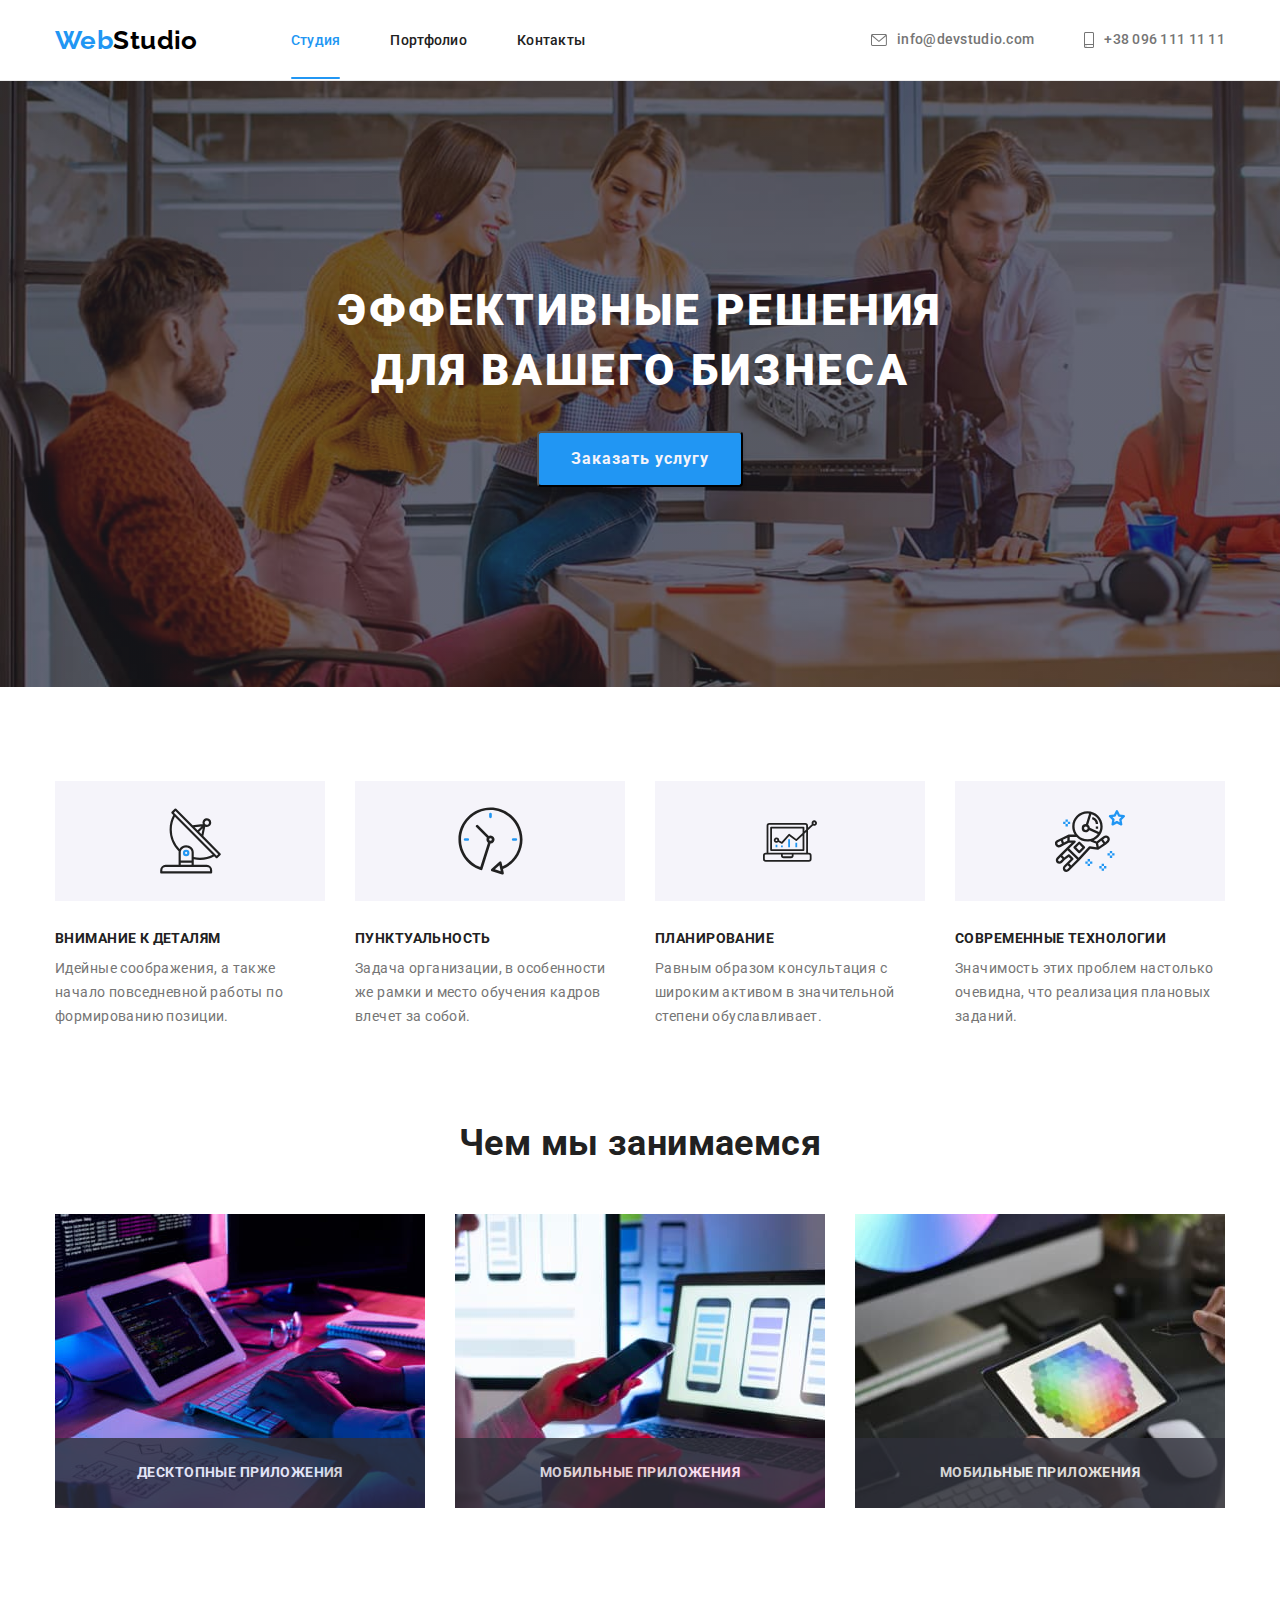
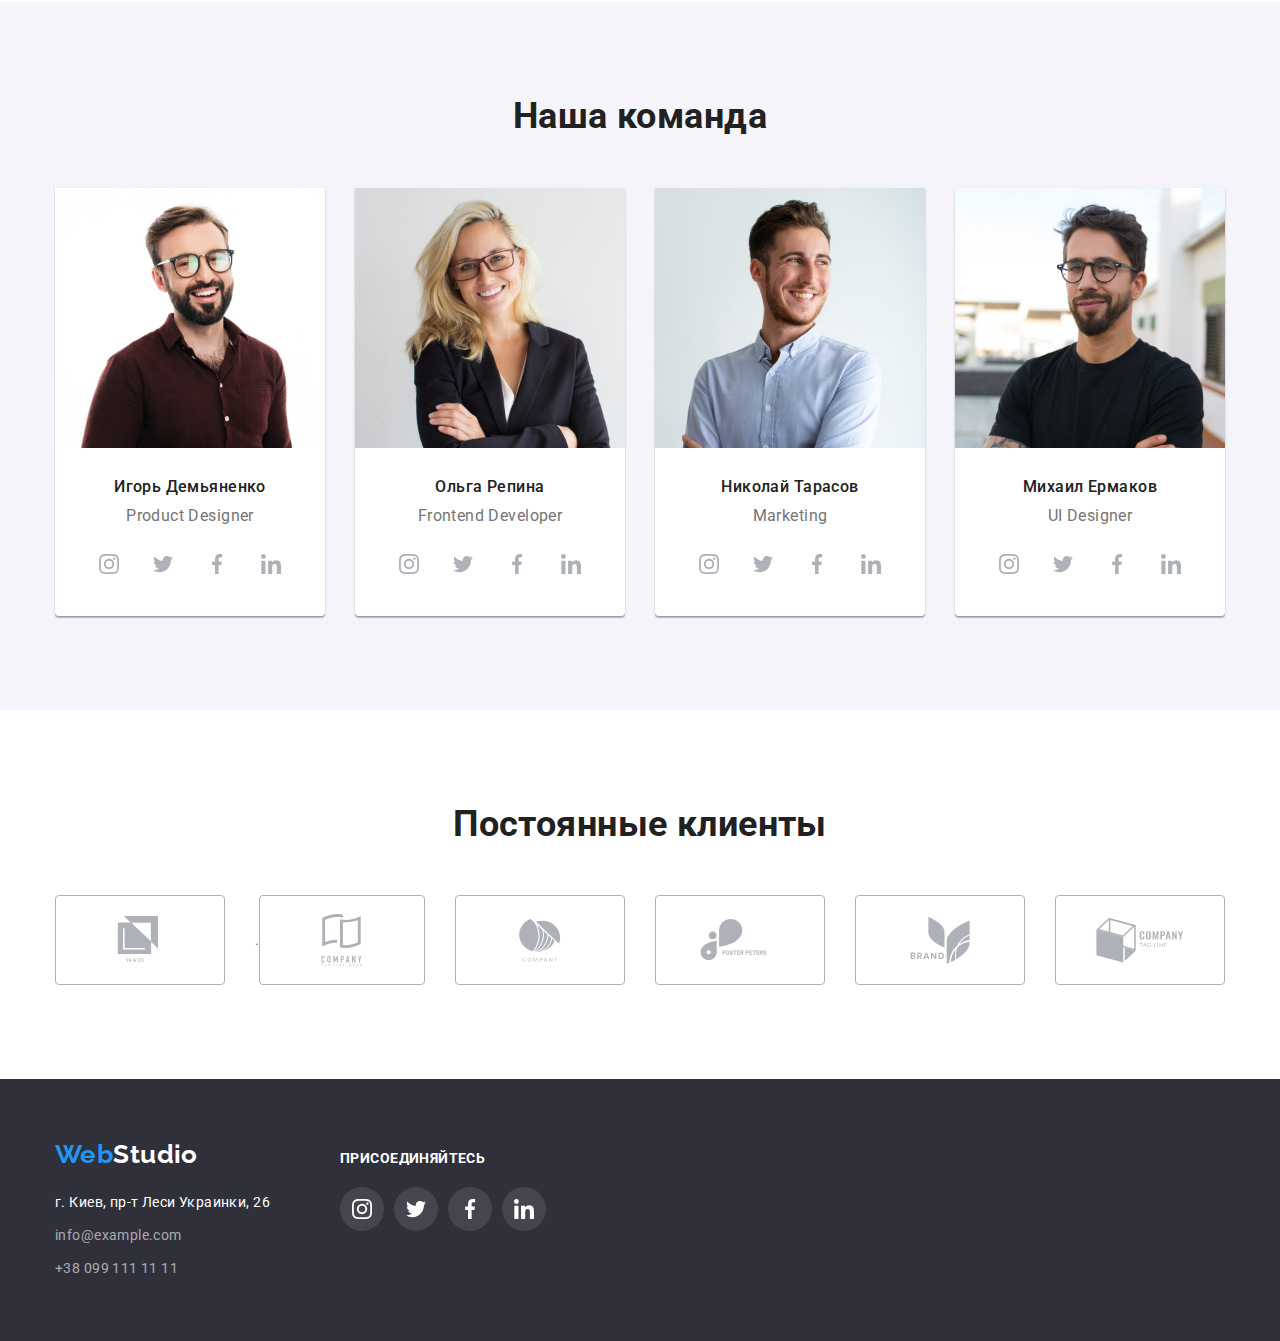
<file: index.html>
<!DOCTYPE html>
<html lang="ru">
<head>
    <meta charset="UTF-8">
    <meta http-equiv="X-UA-Compatible" content="IE=edge">
    <meta name="viewport" content="width=device-width, initial-scale=1.0">
    <title>Web Studio</title>
    <link rel="preconnect" href="https://fonts.gstatic.com">
    <link href="https://fonts.googleapis.com/css2?family=Raleway:wght@700&family=Roboto:wght@400;500;700;900&display=swap"
        rel="stylesheet">
    <link rel="stylesheet" href="https://cdnjs.cloudflare.com/ajax/libs/modern-normalize/0.2.0/modern-normalize.min.css" />
    <link rel="stylesheet" href="./css/style.css">
</head>

<body class="main-page">
    <!--Header-->
    <header>
        <div class="container navigation">
            <a href="./index.html" class="logo"><span class="web">Web</span><span class="studio">Studio</span></a>
            <nav class="nav">
                <ul class="list nav-list">
                    <li class="nav-item"><a href="./index.html" class="nav-link link current">Студия</a></li>
                    <li class="nav-item"><a href="./portfolio.html" class="nav-link link">Портфолио</a></li>
                    <li class="nav-item"><a href="" class="nav-link link">Контакты</a></li>
                </ul>
            </nav>
            <ul class="list contact-list">
                <li class="contact-item">
                    <a href="mailto:info@devstudio.com" class="contact-link link">
                        <svg class="comtact-icon" width="16" height="12">
                            <use href="./images/icons/sprite.svg#icon-envelope"></use>
                        </svg>
                        info@devstudio.com</a>
                </li>
                <li class="contact-item"><a href="tel:+380961111111" class="contact-link link">
                    <svg class="comtact-icon" width="10" height="16">
                        <use href="./images/icons/sprite.svg#icon-smartphone"></use>
                    </svg>
                    +38 096 111 11 11</a></li>
            </ul>
        </div>
    </header>
    
    <main>
        <!-- Hero's section-->
        <section class="hero">
            <div class="container">
                <h1 class="hero-title">Эффективные решения для вашего бизнеса</h1>
                <button type="button" class="button-order" data-modal-open>Заказать услугу</button>
            </div>

           
        </section>

        <!--Особенности-->
        <section class="feature section">
            <div class="container">
                <h2 class="visually-hidden">Особенности</h2>
                <ul class="list feature-list grid-list">
                    <li class="feature-item grid-item">
                        <div class="fearute-container">
                        <svg class="feature-icon" width="65" height="70">
                            <use href="./images/icons/sprite.svg#icon-antenna"></use>
                        </svg>
                        </div>
                        <h3 class="feature-title">Внимание к деталям</h3>
                        <p class="text">Идейные соображения, а также начало повседневной работы по формированию позиции.</p>
                    </li>
                    <li class="feature-item grid-item">
                        <div class="fearute-container">
                            <svg class="feature-icon" width="67" height="70">
                                <use href="./images/icons/sprite.svg#icon-clock"></use>
                            </svg>
                        </div>
                        <h3 class="feature-title">Пунктуальность</h3>
                        <p class="text">Задача организации, в особенности же рамки и место обучения кадров влечет за собой.</p>
                    </li>
                    <li class="feature-item grid-item">
                        <div class="fearute-container">
                            <svg class="feature-icon" width="70" height="54">
                                <use href="./images/icons/sprite.svg#icon-diagram"></use>
                            </svg>
                        </div>
                        <h3 class="feature-title">Планирование</h3>
                        <p class="text">Равным образом консультация с широким активом в значительной степени обуславливает.</p>
                    </li>
                    <li class="feature-item grid-item">
                        <div class="fearute-container">
                            <svg class="feature-icon" width="70" height="70">
                                <use href="./images/icons/sprite.svg#icon-astronaut"></use>
                            </svg>
                        </div>
                        <h3 class="feature-title">Современные технологии</h3>
                        <p class="text">Значимость этих проблем настолько очевидна, что реализация плановых заданий.</p>
                    </li>
                </ul>
            </div>
         </section>

         <!--Чем мы занимаемся-->
         <section class="work section">
             <div class="container">
                <h2 class="work-title">Чем мы занимаемся</h2>
                <ul class="list grid-list">
                    <li class="grid-item work-item">
                        <img src="./images/mainpage/box1.jpg" alt="Десктопные приложения" width="370">
                        <h3 class="work-name">Десктопные приложения</h3>
                    </li>
                    <li class="grid-item work-item">
                        <img src="./images/mainpage/box2.jpg" alt="Мобильные приложения" width="370">
                        <h3 class="work-name">Мобильные приложения</h3>
                    </li>
                    <li class="grid-item work-item">
                        <img src="./images/mainpage/box3.jpg" alt="Дизайнерские решения" width="370">
                        <h3 class="work-name">Мобильные приложения</h3>
                    </li>
                </ul>
            </div>
         </section>
 
         <!--Наша команда-->
         <section class="command section">
             <div class="container">
                <h2 class="command-title">Наша команда</h2>
                <ul class="list grid-list">
                    <li class="command-item grid-item">
                        <img src="./images/mainpage/pers1.jpg" alt="Игорь Демьяненко" width="270">
                        <div class="command-card">
                            <h3 class="command-name">Игорь Демьяненко</h3>
                            <p class="command-prof">Product Designer</p>
                            <ul class="list social-list">
                                <li class="social-item">
                                    <a href="" class="social-link" target="_blank" rel="noopener noreferrer">
                                        <svg class="social-icon">
                                            <use href="./images/icons/sprite.svg#icon-instagram"></use>
                                        </svg>
                                    </a>
                                </li>
                                <li class="social-item">
                                    <a href="" class="social-link" target="_blank" rel="noopener noreferrer">
                                        <svg class="social-icon">
                                            <use href="./images/icons/sprite.svg#icon-twitter"></use>
                                        </svg>
                                    </a>
                                </li>
                                <li class="social-item">
                                    <a href="" class="social-link" target="_blank" rel="noopener noreferrer">
                                        <svg class="social-icon">
                                            <use href="./images/icons/sprite.svg#icon-facebook"></use>
                                        </svg>
                                    </a>
                                </li>
                                <li class="social-item">
                                    <a href="" class="social-link" target="_blank" rel="noopener noreferrer">
                                        <svg class="social-icon">
                                            <use href="./images/icons/sprite.svg#icon-linkedin"></use>
                                        </svg>
                                    </a>
                                </li>
                            </ul>
                        </div>
                        
                    </li>
                    <li class="command-item grid-item">
                        <img src="./images/mainpage/pers2.jpg" alt="Ольга Репина" width="270">
                        <div class="command-card">
                            <h3 class="command-name">Ольга Репина</h3>
                            <p class="command-prof">Frontend Developer</p>
                            <ul class="list social-list">
                                <li class="social-item">
                                    <a href="" class="social-link" target="_blank" rel="noopener noreferrer">
                                        <svg class="social-icon">
                                            <use href="./images/icons/sprite.svg#icon-instagram"></use>
                                        </svg>
                                    </a>
                                </li>
                                <li class="social-item">
                                    <a href="" class="social-link" target="_blank" rel="noopener noreferrer">
                                        <svg class="social-icon">
                                            <use href="./images/icons/sprite.svg#icon-twitter"></use>
                                        </svg>
                                    </a>
                                </li>
                                <li class="social-item">
                                    <a href="" class="social-link" target="_blank" rel="noopener noreferrer">
                                        <svg class="social-icon">
                                            <use href="./images/icons/sprite.svg#icon-facebook"></use>
                                        </svg>
                                    </a>
                                </li>
                                <li class="social-item">
                                    <a href="" class="social-link" target="_blank" rel="noopener noreferrer">
                                        <svg class="social-icon">
                                            <use href="./images/icons/sprite.svg#icon-linkedin"></use>
                                        </svg>
                                    </a>
                                </li>
                            </ul>
                        </div>
                    </li>
                    <li class="command-item grid-item">
                        <img src="./images/mainpage/pers3.jpg" alt="Николай Тарасов" width="270">
                        <div class="command-card">
                            <h3 class="command-name">Николай Тарасов</h3>
                            <p class="command-prof">Marketing</p>
                            <ul class="list social-list">
                                <li class="social-item">
                                    <a href="" class="social-link" target="_blank" rel="noopener noreferrer">
                                        <svg class="social-icon">
                                            <use href="./images/icons/sprite.svg#icon-instagram"></use>
                                        </svg>
                                    </a>
                                </li>
                                <li class="social-item">
                                    <a href="" class="social-link" target="_blank" rel="noopener noreferrer">
                                        <svg class="social-icon">
                                            <use href="./images/icons/sprite.svg#icon-twitter"></use>
                                        </svg>
                                    </a>
                                </li>
                                <li class="social-item">
                                    <a href="" class="social-link" target="_blank" rel="noopener noreferrer">
                                        <svg class="social-icon">
                                            <use href="./images/icons/sprite.svg#icon-facebook"></use>
                                        </svg>
                                    </a>
                                </li>
                                <li class="social-item">
                                    <a href="" class="social-link" target="_blank" rel="noopener noreferrer">
                                        <svg class="social-icon">
                                            <use href="./images/icons/sprite.svg#icon-linkedin"></use>
                                        </svg>
                                    </a>
                                </li>
                            </ul>
                    </div>
                    </li>
                    <li class="command-item grid-item">
                        
                        <img src="./images/mainpage/pers4.jpg" alt="Михаил Ермаков" width="270">
                        <div class="command-card">
                            <h3 class="command-name">Михаил Ермаков</h3>
                            <p class="command-prof">UI Designer</p>
                            <ul class="list social-list">
                                <li class="social-item">
                                    <a href="" class="social-link" target="_blank" rel="noopener noreferrer">
                                        <svg class="social-icon">
                                            <use href="./images/icons/sprite.svg#icon-instagram"></use>
                                        </svg>
                                    </a>
                                </li>
                                <li class="social-item">
                                    <a href="" class="social-link" target="_blank" rel="noopener noreferrer">
                                        <svg class="social-icon">
                                            <use href="./images/icons/sprite.svg#icon-twitter"></use>
                                        </svg>
                                    </a>
                                </li>
                                <li class="social-item">
                                    <a href="" class="social-link" target="_blank" rel="noopener noreferrer">
                                        <svg class="social-icon">
                                            <use href="./images/icons/sprite.svg#icon-facebook"></use>
                                        </svg>
                                    </a>
                                </li>
                                <li class="social-item">
                                    <a href="" class="social-link" target="_blank" rel="noopener noreferrer">
                                        <svg class="social-icon">
                                            <use href="./images/icons/sprite.svg#icon-linkedin"></use>
                                        </svg>
                                    </a>
                                </li>
                            </ul>
                        </div>
                    </li>
                </ul>
                </div>
         </section>


         <!--Постоянные клиенты-->
         <section class="section">
             <div class="container">
                 <h2 class="client-title">Постоянные клиенты</h2>
                 <ul class="client-list list grid-list">
                     <li class="client-item grid-item">
                         <a href="" class="client-link link" aria-label="клиент 1">
                            <svg class="client-icon" width="44px" height="49px">
                                <use href="./images/icons/sprite.svg#icon-logo-1"></use>
                            </svg>
                        </a>
                     </li>
                     <li class="client-item grid-item">.
                        <a href="" class="client-link link" aria-label="клиент 2">
                         <svg class="client-icon " width="40px" height="52px">
                             <use href="./images/icons/sprite.svg#icon-logo-2"></use>
                         </svg>
                        </a>
                     </li>
                     <li class="client-item grid-item">
                        <a href="" class="client-link link" aria-label="клиент 3">
                            <svg class="client-icon" width="41px" height="43px">
                                <use href="./images/icons/sprite.svg#icon-logo-3"></use>
                            </svg>
                        </a>
                     </li>
                     <li class="client-item grid-item">
                        <a href="" class="client-link link" aria-label="клиент 4"> 
                            <svg class="client-icon" width="80px" height="42px">
                                <use href="./images/icons/sprite.svg#icon-logo-4"></use>
                            </svg>
                        </a>
                     </li>
                     <li class="client-item grid-item">
                        <a href="" class="client-link link" aria-label="клиент 5">
                            <svg class="client-icon" width="59px" height="47px">
                                <use href="./images/icons/sprite.svg#icon-logo-5"></use>
                            </svg>
                        </a>
                     </li>
                     <li class="client-item grid-item">
                        <a href="" class="client-link link" aria-label="клиент 6">
                            <svg class="client-icon" width="88px" height="45px">
                                <use href="./images/icons/sprite.svg#icon-logo-6"></use>
                            </svg>
                        </a>
                     </li>
                 </ul>
             </div>
         </section>


    </main>

    <!--Footer-->
    <footer class="footer">
        <div class="container">
            <div class="adress-container">
                <a href="./index.html" class="logo"><span class="web">Web</span><span class="studio">Studio</span></a>
                <address class="adress">
                    <ul class="list">
                        <li class="adress-item">
                            <p class="adress-name">г. Киев, пр-т Леси Украинки, 26</p>
                        </li>
                        <li class="adress-item"><a href="mailto:info@example.com" class="link adress-link ">info@example.com</a></li>
                        <li class="adress-item"><a href="tel:+380991111111" class="link adress-link ">+38 099 111 11 11</a></li>
                    </ul>
                 </address>
            </div>
            <div class="communicate">
                <h3 class="social-links-title">присоединяйтесь</h3>
                <ul class="list social-list">
                    <li class="social-item">
                        <a href="" class="social-link" target="_blank" rel="noopener noreferrer">
                            <svg class="social-icon">
                                <use href="./images/icons/sprite.svg#icon-instagram"></use>
                            </svg>
                        </a>
                    </li>
                    <li class="social-item">
                        <a href="" class="social-link" target="_blank" rel="noopener noreferrer">
                            <svg class="social-icon">
                                <use href="./images/icons/sprite.svg#icon-twitter"></use>
                            </svg>
                        </a>
                    </li>
                    <li class="social-item">
                        <a href="" class="social-link" target="_blank" rel="noopener noreferrer">
                            <svg class="social-icon">
                                <use href="./images/icons/sprite.svg#icon-facebook"></use>
                            </svg>
                        </a>
                    </li>
                    <li class="social-item">
                        <a href="" class="social-link" target="_blank" rel="noopener noreferrer">
                            <svg class="social-icon">
                                <use href="./images/icons/sprite.svg#icon-linkedin"></use>
                            </svg>
                        </a>
                    </li>
                </ul>
            </div>
        </div>
    </footer>

 <div class="backdrop is-hidden" data-modal>
     <div class="modal">
         <button class="close-button" data-modal-close aria-label="Закрыть">
                <svg width="11px" height="11px">
                    <use href="./images/icons/sprite.svg#icon-close-black" ></use>
                </svg>

         </button>
     </div>
 </div>   


<script src="./js/modal.js"></script>
</body>
</html>
</file>
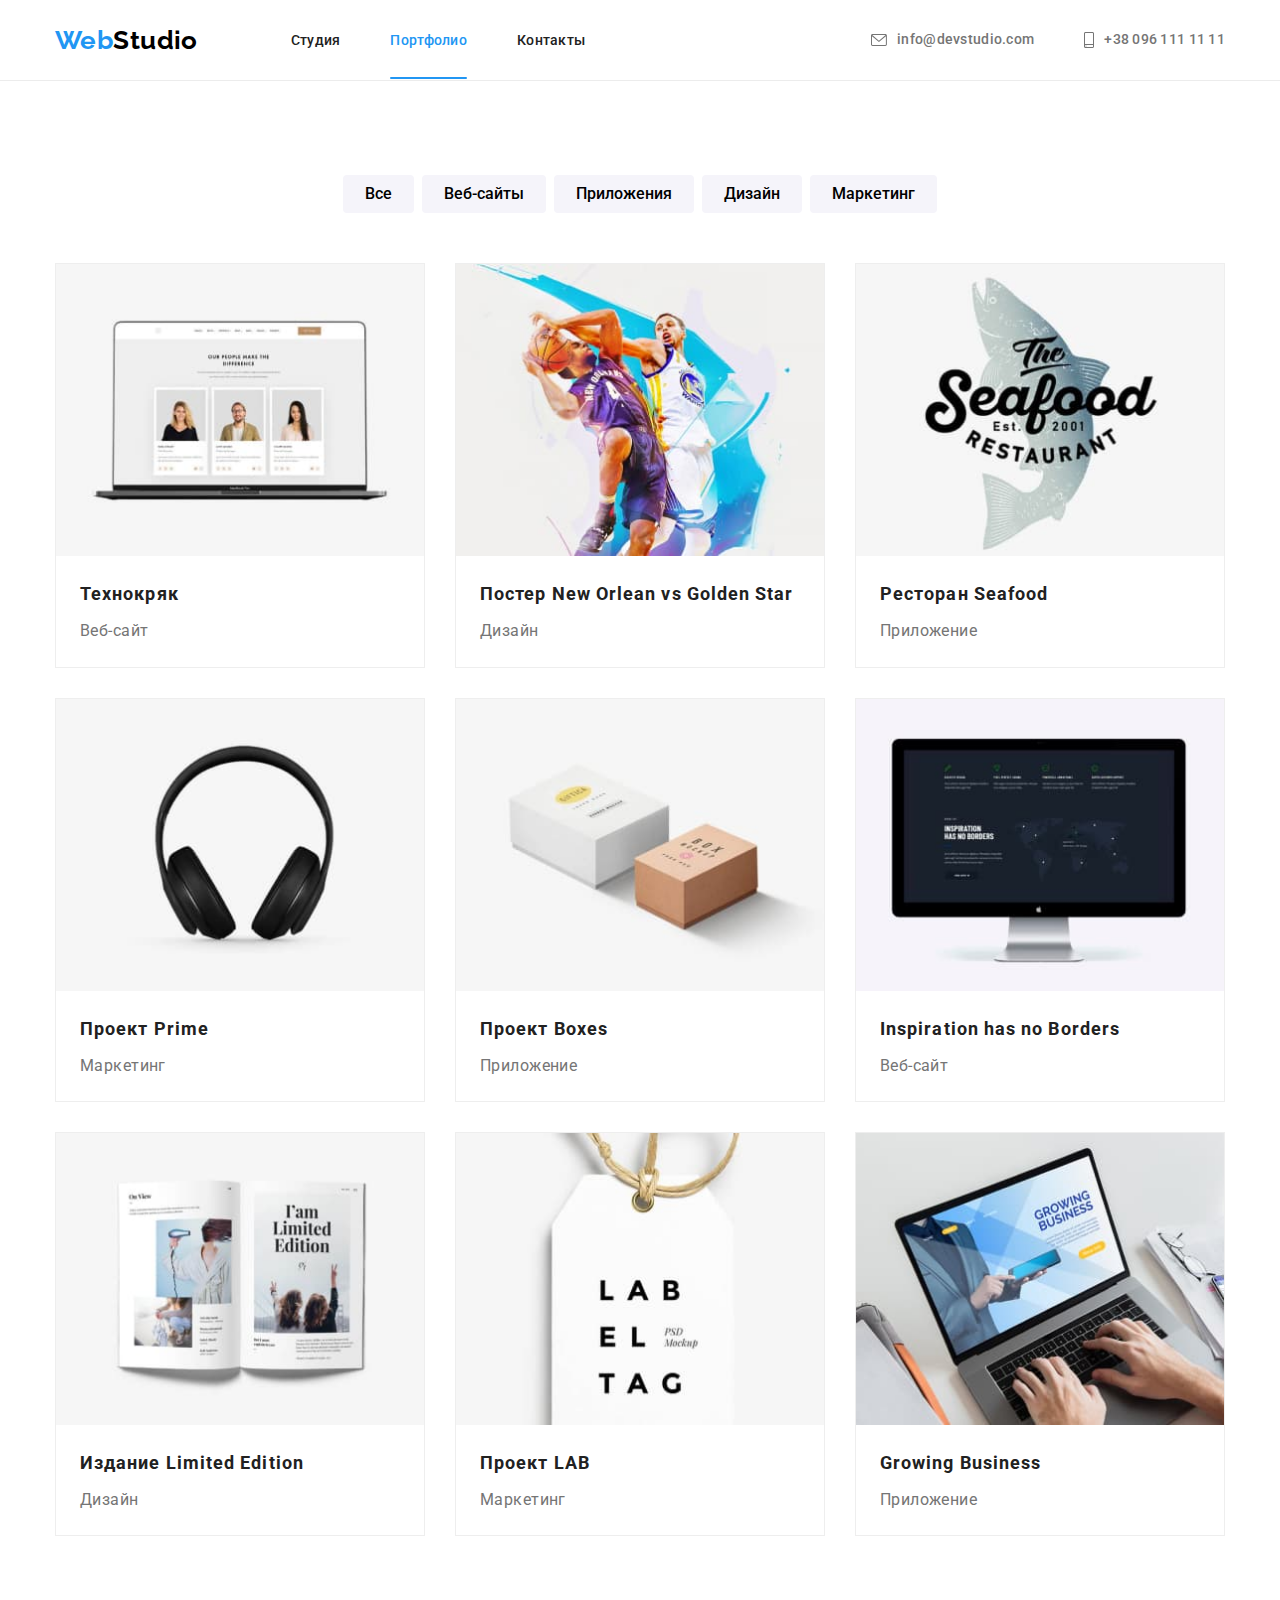
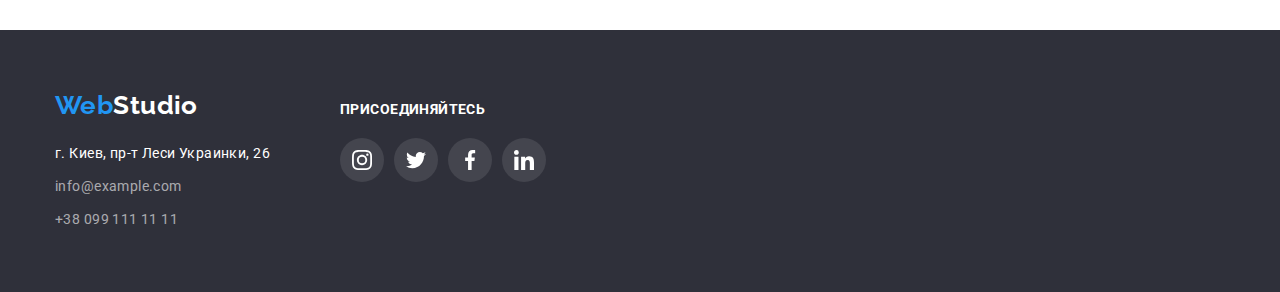
<file: portfolio.html>
<!DOCTYPE html>
<html lang="ru">
<head>
    <meta charset="UTF-8">
    <meta http-equiv="X-UA-Compatible" content="IE=edge">
    <meta name="viewport" content="width=device-width, initial-scale=1.0">
    <title>Web Studio</title>
    <link rel="preconnect" href="https://fonts.gstatic.com">
    <link href="https://fonts.googleapis.com/css2?family=Raleway:wght@700&family=Roboto:wght@400;500;700;900&display=swap"
        rel="stylesheet">
    <link rel="stylesheet" href="https://cdnjs.cloudflare.com/ajax/libs/modern-normalize/0.2.0/modern-normalize.min.css" />
    <link rel="stylesheet" href="./css/style.css">
</head>
<body class="portfolio">
    <!--Header-->
    <header>
        <div class="container navigation">
            <a href="./index.html" class="logo"><span class="web">Web</span><span class="studio">Studio</span></a>
            <nav class="nav">
                <ul class="list nav-list">
                    <li class="nav-item"><a href="./index.html" class="nav-link link">Студия</a></li>
                    <li class="nav-item"><a href="./portfolio.html" class="nav-link link current">Портфолио</a></li>
                    <li class="nav-item"><a href="" class="nav-link link">Контакты</a></li>
                </ul>
            </nav>
            <ul class="list contact-list">
                <li class="contact-item">
                    <a href="mailto:info@devstudio.com" class="contact-link link">
                        <svg class="comtact-icon" width="16" height="12">
                            <use href="./images/icons/sprite.svg#icon-envelope"></use>
                        </svg>
                        info@devstudio.com</a>
                </li>
                <li class="contact-item"><a href="tel:+380961111111" class="contact-link link">
                        <svg class="comtact-icon" width="10" height="16">
                            <use href="./images/icons/sprite.svg#icon-smartphone"></use>
                        </svg>
                        +38 096 111 11 11</a></li>
            </ul>
        </div>
    </header>

    <main>


        <section class="section">
            <div class="container">
                <!-- Список кнопок-фильтров -->
                
                    <ul class="list filter-list">
                        <li class="filter-item"><button type="button" class="button-filter">Все</button></li>
                        <li class="filter-item"><button type="button" class="button-filter">Веб-сайты</button></li>
                        <li class="filter-item"><button type="button" class="button-filter">Приложения</button></li>
                        <li class="filter-item"><button type="button" class="button-filter">Дизайн</button></li>
                        <li class="filter-item"><button type="button" class="button-filter">Маркетинг</button></li>
                    </ul>
                

                <h1 class="visually-hidden">Проекты разработанные Web Studio</h1>

                <!--Секция Проекты-->
                <ul class="list grid-list projects-list">
                    <li class="grid-item project-item">
                        <a href="" class="link project-link">
                            <div class="progect-img">
                                <img src="./images/portfolio/img1.jpg" alt="Технокряк" width="370" height="294">
                                <p class="project-info">Технокряк это современная площадка распространения коронавируса. Компании используют эту
                                    платформу для цифрового
                                    шпионажа и атак на защищённые сервера конкурентов.</p>
                            </div>
                            <div class="project-card">
                                <h2 class="project-title">Технокряк</h2>
                                <p class="project-type">Веб-сайт</p>
                            </div>
                        </a>
                    </li>
                    <li class="grid-item project-item">
                        <a href="" class="link project-link">
                            <div class="progect-img">
                                <img src="./images/portfolio/img2.jpg" alt="Постер New Orlean vs Golden Star" width="370" height="294">
                                <p class="project-info">Технокряк это современная площадка распространения коронавируса. Компании используют эту платформу для цифрового
                                шпионажа и атак на защищённые сервера конкурентов.</p>
                            </div>
                            <div class="project-card">
                                <h2 class="project-title">Постер New Orlean vs Golden Star</h2>
                                <p class="project-type">Дизайн</p>
                            </div>
                        </a>
                    </li>
                    <li class="grid-item project-item">
                        <a href="" class="link project-link">
                            <div class="progect-img">
                                <img src="./images/portfolio/img3.jpg" alt="Ресторан Seafood" width="370" height="294">
                                <p class="project-info">Технокряк это современная площадка распространения коронавируса. Компании используют эту
                                платформу для цифрового шпионажа и атак на защищённые сервера конкурентов.</p>
                            </div>
                            <div class="project-card">
                                <h2 class="project-title">Ресторан Seafood</h2>
                                <p class="project-type">Приложение</p>
                            </div>
                        </a>
                    </li>
                    <li class="grid-item project-item">
                        <a href="" class="link project-link">
                            <div class="progect-img">
                                <img src="./images/portfolio/img4.jpg" alt="Проект Prime" width="370" height="294">
                                <p class="project-info">Технокряк это современная площадка распространения коронавируса. Компании используют эту
                                    платформу для цифрового
                                    шпионажа и атак на защищённые сервера конкурентов.</p>
                            </div>
                            <div class="project-card">
                                <h2 class="project-title">Проект Prime</h2>
                                <p class="project-type">Маркетинг</p>
                            </div>
                        </a>
                    </li>
                    <li class="grid-item project-item">
                        <a href="" class="link project-link">
                            <div class="progect-img">
                                <img src="./images/portfolio/img5.jpg" alt="Проект Boxes" width="370" height="294">
                                <p class="project-info">Технокряк это современная площадка распространения коронавируса. Компании используют эту
                                    платформу для цифрового
                                    шпионажа и атак на защищённые сервера конкурентов.</p>
                            </div>
                            <div class="project-card">
                                <h2 class="project-title">Проект Boxes</h2>
                                <p class="project-type">Приложение</p>
                            </div>
                        </a>
                    </li>
                    <li class="grid-item project-item">
                        <a href="" class="link project-link">
                            <div class="progect-img">
                                <img src="./images/portfolio/img6.jpg" alt="Inspiration has no Borders" width="370" height="294">
                                <p class="project-info">Технокряк это современная площадка распространения коронавируса. Компании используют эту
                                    платформу для цифрового
                                    шпионажа и атак на защищённые сервера конкурентов.</p>
                            </div>
                            <div class="project-card">
                                <h2 class="project-title">Inspiration has no Borders</h2>
                                <p class="project-type">Веб-сайт</p>
                            </div>
                        </a>
                    </li>
                    <li class="grid-item project-item">
                        <a href="" class="link project-link">
                            <div class="progect-img">
                                <img src="./images/portfolio/img7.jpg" alt="Издание Limited Edition" width="370" height="294">
                                <p class="project-info">Технокряк это современная площадка распространения коронавируса. Компании используют эту
                                    платформу для цифрового
                                    шпионажа и атак на защищённые сервера конкурентов.</p>
                            </div>
                            <div class="project-card">
                                <h2 class="project-title">Издание Limited Edition</h2>
                                <p class="project-type">Дизайн</p>
                            </div>
                        </a>
                    </li>
                    <li class="grid-item project-item">
                        <a href="" class="link project-link">
                            <div class="progect-img">
                                <img src="./images/portfolio/img8.jpg" alt="Проект LAB" width="370" height="294">
                                <p class="project-info">Технокряк это современная площадка распространения коронавируса. Компании используют эту
                                    платформу для цифрового
                                    шпионажа и атак на защищённые сервера конкурентов.</p>
                            </div>
                            <div class="project-card">
                                <h2 class="project-title">Проект LAB</h2>
                                <p class="project-type">Маркетинг</p>
                            </div>
                        </a>
                    </li>
                    <li class="grid-item project-item">
                        <a href="" class="link project-link">
                            <div class="progect-img">
                                <img src="./images/portfolio/img9.jpg" alt="Growing Business" width="370" height="294">
                                <p class="project-info">Технокряк это современная площадка распространения коронавируса. Компании используют эту
                                    платформу для цифрового
                                    шпионажа и атак на защищённые сервера конкурентов.</p>
                            </div>
                            <div class="project-card">
                                <h2 class="project-title">Growing Business</h2>
                                <p class="project-type">Приложение</p>
                            </div>
                        </a>
                    </li>
                </ul>
            </div>
        </section>


    </main>

    <!--Footer-->
    <footer class="footer">
        <div class="container">
            <div class="adress-container">
                <a href="./index.html" class="logo"><span class="web">Web</span><span class="studio">Studio</span></a>
                <address class="adress">
                    <ul class="list">
                        <li class="adress-item">
                            <p class="adress-name">г. Киев, пр-т Леси Украинки, 26</p>
                        </li>
                        <li class="adress-item"><a href="mailto:info@example.com"
                                class="link adress-link ">info@example.com</a></li>
                        <li class="adress-item"><a href="tel:+380991111111" class="link adress-link ">+38 099 111 11 11</a>
                        </li>
                    </ul>
                </address>
            </div>
            <div class="communicate">
                <h3 class="social-links-title">присоединяйтесь</h3>
                <ul class="list social-list">
                    <li class="social-item">
                        <a href="" class="social-link" target="_blank" rel="noopener noreferrer">
                            <svg class="social-icon">
                                <use href="./images/icons/sprite.svg#icon-instagram"></use>
                            </svg>
                        </a>
                    </li>
                    <li class="social-item">
                        <a href="" class="social-link" target="_blank" rel="noopener noreferrer">
                            <svg class="social-icon">
                                <use href="./images/icons/sprite.svg#icon-twitter"></use>
                            </svg>
                        </a>
                    </li>
                    <li class="social-item">
                        <a href="" class="social-link" target="_blank" rel="noopener noreferrer">
                            <svg class="social-icon">
                                <use href="./images/icons/sprite.svg#icon-facebook"></use>
                            </svg>
                        </a>
                    </li>
                    <li class="social-item">
                        <a href="" class="social-link" target="_blank" rel="noopener noreferrer">
                            <svg class="social-icon">
                                <use href="./images/icons/sprite.svg#icon-linkedin"></use>
                            </svg>
                        </a>
                    </li>
                </ul>
            </div>
        </div>
    </footer>

</body>
</html>
</file>
<file: css/style.css>
/*объявление переменных*/
:root {
  --logo-dark-color: #000000;
  --logo-color: #2196f3;
  --title-color: #212121;
  --text-color: #757575;
  --main-bg-color: #ffffff;
  --dark-bg-color: #2f303a;
  --light-bg-color: #f5f4fa;
  --main-font: Roboto, sans-serif;
  --second-font: Raleway, sans-serif;
  --button-hover-color: #188ce8;
  --portfolio-bg-color: #e5e5e5;
  --icon-main-color: #afb1b8;
  --grid-item: 4;
  --hero-bg-color: #c4c4c4;
  --time-animation: 250ms;
  --function-animation: cubic-bezier(0.4, 0, 0.2, 1);
}

/*основные настройки для страницы*/
.main-page,
.portfolio {
  background-color: var(--main-bg-color);
  color: var(--text-color);
  font-family: var(--main-font);
  font-weight: 400;
  font-size: 14px;
  line-height: 1.71;
  letter-spacing: 0.03em;
}
/*обнуление у заголовков, абзацев верхнего отступа*/
h1,
h2,
h3,
h4,
h5,
h6,
p,
ul {
  margin-top: 0;
  margin-bottom: 0;
}

/*стилизация всех картинок*/
img {
  display: block;
  max-width: 100%;
  height: auto;
}

/*прячет заголовок секции*/
.visually-hidden {
  position: absolute !important;
  clip: rect(1px 1px 1px 1px);
  clip: rect(1px, 1px, 1px, 1px);
  padding: 0 !important;
  border: 0 !important;
  height: 1px !important;
  width: 1px !important;
  overflow: hidden;
}

/*основной контейнер*/
.container {
  box-sizing: border-box;
  width: 1200px;
  padding-left: 15px;
  padding-right: 15px;
  margin-left: auto;
  margin-right: auto;
}

.section {
  padding-top: 94px;
  padding-bottom: 94px;
}
/*Построение сетки*/
.grid-list {
  display: flex;
  flex-wrap: wrap;
  margin-left: -30px;
  margin-top: -30px;
}

.grid-item {
  flex-basis: calc((100% - 30px * var(--grid-item)) / var(--grid-item));
  margin-left: 30px;
  margin-top: 30px;
}

/*стилизация списков */
.list {
  list-style-type: none;
  padding-left: 0;
}

/*стилизация ссылок*/
.link {
  text-decoration: none;
}

/*форматирование логотипа*/
.logo {
  text-decoration: none;
  font-family: var(--second-font);
  font-weight: 700;
  font-size: 26px;
  line-height: 1.19;
  padding-top: 24px;
  padding-bottom: 24px;
}

.web {
  color: var(--logo-color);
}

header {
  border-bottom: 1px solid #ececec;
}

header .studio {
  color: var(--logo-dark-color);
}

/*форматирование навигации в хэдере*/

.navigation {
  display: flex;
  align-items: center;
}
.nav-link {
  display: block;
  color: var(--title-color);

  font-weight: 500;
  line-height: 1.14;
  letter-spacing: 0.02em;
  padding-top: 32px;
  padding-bottom: 31px;
}

.nav-list,
.contact-list {
  display: flex;
}

.nav-list {
  margin-left: 93px;
}

.nav-item:not(:last-child),
.contact-item:not(:last-child) {
  margin-right: 50px;
}

.contact-list {
  padding-left: 0;
  margin-left: auto;
}

.nav-link,
.contact-link {
  transition: color var(--time-animation) var(--function-animation);
}

.nav-link:hover,
.nav-link:focus,
.contact-link:hover,
.contact-link:focus {
  color: var(--logo-color);
}

.contact-link {
  display: inline-flex;
  align-items: center;
  color: var(--text-color);
  font-weight: 500;
  line-height: 1.14;
  letter-spacing: 0.02em;
  padding-top: 32px;
  padding-bottom: 32px;
}

.comtact-icon {
  fill: currentColor;
  margin-right: 10px;
}

/*стили для секции героя+фон для футера*/
.hero,
.footer {
  background-color: var(--dark-bg-color);
}

.hero-title {
  width: 58%;
  margin-left: auto;
  margin-right: auto;
  margin-bottom: 30px;

  font-weight: 900;
  font-size: 44px;
  line-height: 1.36;
  text-align: center;
  letter-spacing: 0.06em;
  text-transform: uppercase;
  color: var(--main-bg-color);
}

.hero {
  padding-top: 200px;
  padding-bottom: 200px;
  max-width: 1600px;
  background-color: var(--hero-bg-color);
  background-image: linear-gradient(to right, rgba(47, 48, 58, 0.4), rgba(47, 48, 58, 0.4)),
    url(../images/mainpage/bgimg.jpg);
  background-size: cover;
  margin-right: auto;
  margin-left: auto;
}

.hero .container {
  display: flex;
  flex-direction: column;
  align-items: center;
  justify-content: center;

  /*min-height: 100vh;*/
}
/*Стиль для кнопки Заказать услуги*/
.button-order {
  display: inline-flex;
  min-width: 200px;
  padding: 11px 32px;
  border-radius: 4px;
  box-shadow: 0px 4px 4px rgba(0, 0, 0, 0.15);

  align-items: center;
  text-align: center;

  background-color: var(--logo-color);
  font-weight: 700;
  font-size: 16px;
  line-height: 1.88;
  letter-spacing: 0.06em;
  color: var(--light-bg-color);
  cursor: pointer;
  transition: background-color var(--time-animation) var(--function-animation);
}

.button-order:hover,
.button-order:focus {
  background-color: var(--button-hover-color);
}

/*Стили для секции Особенности*/

.feature-title {
  margin-bottom: 10px;

  font-weight: 700;
  font-size: 14px;
  line-height: 1.14;
  text-transform: uppercase;
  color: var(--title-color);
}

.fearute-container {
  display: flex;
  justify-content: center;
  align-items: center;
  width: 100%;
  height: 120px;
  background-color: var(--light-bg-color);
  margin-bottom: 30px;
}

/*Стили для секции Чем мы занимаемся*/
.work.section {
  padding-top: 0;
}

.work .grid-list {
  --grid-item: 3;
}

.work-item {
  position: relative;
}

.work-name {
  position: absolute;
  left: 0;
  bottom: 0;
  width: 100%;
  padding-top: 27px;
  padding-bottom: 27px;
  font-weight: 700;
  font-size: 14px;
  line-height: 1.14;
  text-align: center;
  text-transform: uppercase;
  background-color: var(--dark-bg-color);
  opacity: 80%;

  color: var(--main-bg-color);
}

/*Стили для заголовков секций Чем мы занимаемся и Наша Команда*/
.work-title,
.command-title,
.client-title {
  font-weight: 700;
  font-size: 36px;
  line-height: 1.16;
  text-align: center;
  color: var(--title-color);
  margin-bottom: 50px;
}

/*Стили для секции Наша команда*/
.command {
  background-color: var(--light-bg-color);
  font-size: 16px;
  line-height: 1.18;
  text-align: center;
}

.command-item {
  background-color: var(--main-bg-color);
  box-shadow: 0px 1px 3px rgba(0, 0, 0, 0.12), 0px 1px 1px rgba(0, 0, 0, 0.14), 0px 2px 1px rgba(0, 0, 0, 0.2);
  border-radius: 0px 0px 4px 4px;
}

.command-name {
  font-weight: 500;
  font-size: 16px;
  color: var(--title-color);
  margin-bottom: 10px;
}

.command-card {
  padding-top: 30px;
  padding-bottom: 30px;
}

.command-prof {
  margin-bottom: 16px;
}
.social-list {
  display: inline-flex;
}

.social-item:not(:last-child) {
  margin-right: 10px;
}

.social-link {
  display: flex;
  justify-content: center;
  align-items: center;
  width: 44px;
  height: 44px;
  border-radius: 50%;
  transition: background-color var(--time-animation) var(--function-animation);
}

.social-icon {
  width: 20px;
  height: 20px;
  fill: var(--icon-main-color);
  transition: fill var(--time-animation) var(--function-animation);
}

.communicate .social-icon {
  fill: var(--main-bg-color);
}

.communicate .social-link {
  background-color: rgba(255, 255, 255, 0.1);
}

.social-link:hover .social-icon,
.social-link:focus .social-icon {
  fill: var(--main-bg-color);
}

.social-link:hover,
.social-link:focus {
  background-color: var(--logo-color);
}

/*Стили для секции кнопок в Портфолио*/
.filter-list {
  display: flex;
  margin-bottom: 50px;
  justify-content: center;
}

.filter-item:not(:last-child) {
  margin-right: 8px;
}

.button-filter {
  display: inline-flex;
  border-radius: 4px;
  border: transparent;
  padding: 6px 22px;
  background-color: var(--light-bg-color);
  font-family: inherit;
  font-weight: 500;
  font-size: 16px;
  line-height: 1.63;
  text-align: center;
  cursor: pointer;
  transition: background-color var(--time-animation) var(--function-animation),
    color var(--time-animation) var(--function-animation), box-shadow var(--time-animation) var(--function-animation);
}

.button-filter:focus,
.button-filter:hover {
  background-color: var(--logo-color);
  color: var(--main-bg-color);
  box-shadow: 0px 3px 1px rgba(0, 0, 0, 0.1), 0px 1px 2px rgba(0, 0, 0, 0.08), 0px 2px 2px rgba(0, 0, 0, 0.12);
}

.projects-list {
  --grid-item: 3;
}

/*Стили для секции проекты*/
.project-link {
  display: inline-block;
  transition: box-shadow var(--time-animation) var(--function-animation);
}
.project-item {
  border: 1px solid #eeeeee;
}

.project-card {
  padding: 20px 24px;
}

.project-title {
  margin-bottom: 4px;
  font-weight: 700;
  font-size: 18px;
  line-height: 2;
  letter-spacing: 0.06em;
  color: var(--title-color);
}

.project-type {
  font-size: 16px;
  line-height: 1.88;
  color: var(--text-color);
}

.project-link:hover,
.project-link:focus {
  box-shadow: 0px 1px 1px rgba(0, 0, 0, 0.12), 0px 4px 4px rgba(0, 0, 0, 0.06), 1px 4px 6px rgba(0, 0, 0, 0.16);
}

.progect-img {
  position: relative;
  overflow: hidden;
}

.project-info {
  position: absolute;
  width: 100%;
  height: 100%;
  top: 0;
  left: 0;
  transform: translateY(100%);
  transition: transform var(--time-animation) var(--function-animation);
  display: flex;
  align-items: center;
  padding-left: 24px;
  padding-right: 24px;

  font-size: 18px;
  line-height: 1.56;
  color: var(--main-bg-color);
  background-color: var(--logo-color);
  opacity: 90%;
}

.project-link:hover .project-info,
.project-link:focus .project-info {
  transform: translateY(0);
}

/*Стили для секции Постоянные клиенты*/
.client-list {
  align-items: center;
  --grid-item: 6;
}

.client-item {
  display: flex;
  align-items: center;
}

.client-link {
  display: flex;
  align-items: center;
  width: 100%;
  height: 90px;
  color: var(--icon-main-color);
  border: 1px solid var(--icon-main-color);
  border-radius: 4px;
  transition: color var(--time-animation) var(--function-animation),
    border var(--time-animation) var(--function-animation);
}

.client-icon {
  width: 100%;
  fill: currentColor;
}

.client-link:hover,
.client-link:focus {
  color: var(--logo-color);
  border: 1px solid var(--logo-color);
}
/*Стили для футера*/

.adress {
  font-style: normal;
  margin-top: 20px;
}

.footer {
  padding-top: 60px;
  padding-bottom: 60px;
}

.footer .container {
  display: flex;
  align-items: baseline;
}

.adress-container {
  margin-right: 70px;
}

.footer .studio,
.adress-name {
  color: var(--main-bg-color);
}

.adress-item:not(:last-child) {
  margin-bottom: 9px;
}

.adress-link {
  color: rgba(255, 255, 255, 0.6);
  transition: color var(--time-animation) var(--function-animation);
}
.adress-link:hover,
.adress-link:focus {
  color: var(--logo-color);
}

.social-links-title {
  font-weight: 700;
  font-size: 14px;
  line-height: 1.14;
  text-transform: uppercase;
  color: var(--main-bg-color);
  margin-bottom: 20px;
}

.backdrop {
  position: fixed;
  top: 0;
  left: 0;
  width: 100%;
  height: 100%;
  background-color: rgba(0, 0, 0, 0.2);
  opacity: 1;
  transition: opacity var(--time-animation) var(--function-animation);
}

.backdrop.is-hidden {
  visibility: hidden;
  opacity: 0;
  pointer-events: none;
}

.is-hidden .modal {
  transform: translate(-50%, -50%) scale(0.5);
  opacite: 0;
  transition: transform var(--time-animation) var(--function-animation),
    opacity var(--time-animation) var(--function-animation);
}

.modal {
  position: absolute;
  top: 50%;
  left: 50%;
  transform: translate(-50%, -50%) scale(1);
  padding: 8px;
  opacity: 1;

  min-width: 528px;
  min-height: 581px;
  box-shadow: 0px 1px 3px rgba(0, 0, 0, 0.12), 0px 1px 1px rgba(0, 0, 0, 0.14), 0px 2px 1px rgba(0, 0, 0, 0.2);
  border-radius: 4px;

  background-color: var(--main-bg-color);
  transition: transform 1000ms var(--function-animation), opacity 1000ms var(--function-animation);
}

.close-button {
  position: absolute;
  top: 8px;
  right: 8px;
  width: 30px;
  height: 30px;
  border-radius: 50%;
  border: 1px solid rgba(0, 0, 0, 0.1);
  background-color: var(--main-bg-color);
  cursor: pointer;
}

.current {
  position: relative;
  color: var(--logo-color);
}

.current::after {
  content: '';
  position: absolute;
  bottom: 0;
  display: block;
  width: 100%;
  height: 2px;
  background-color: var(--logo-color);
  border-radius: 2px;
}
</file>
